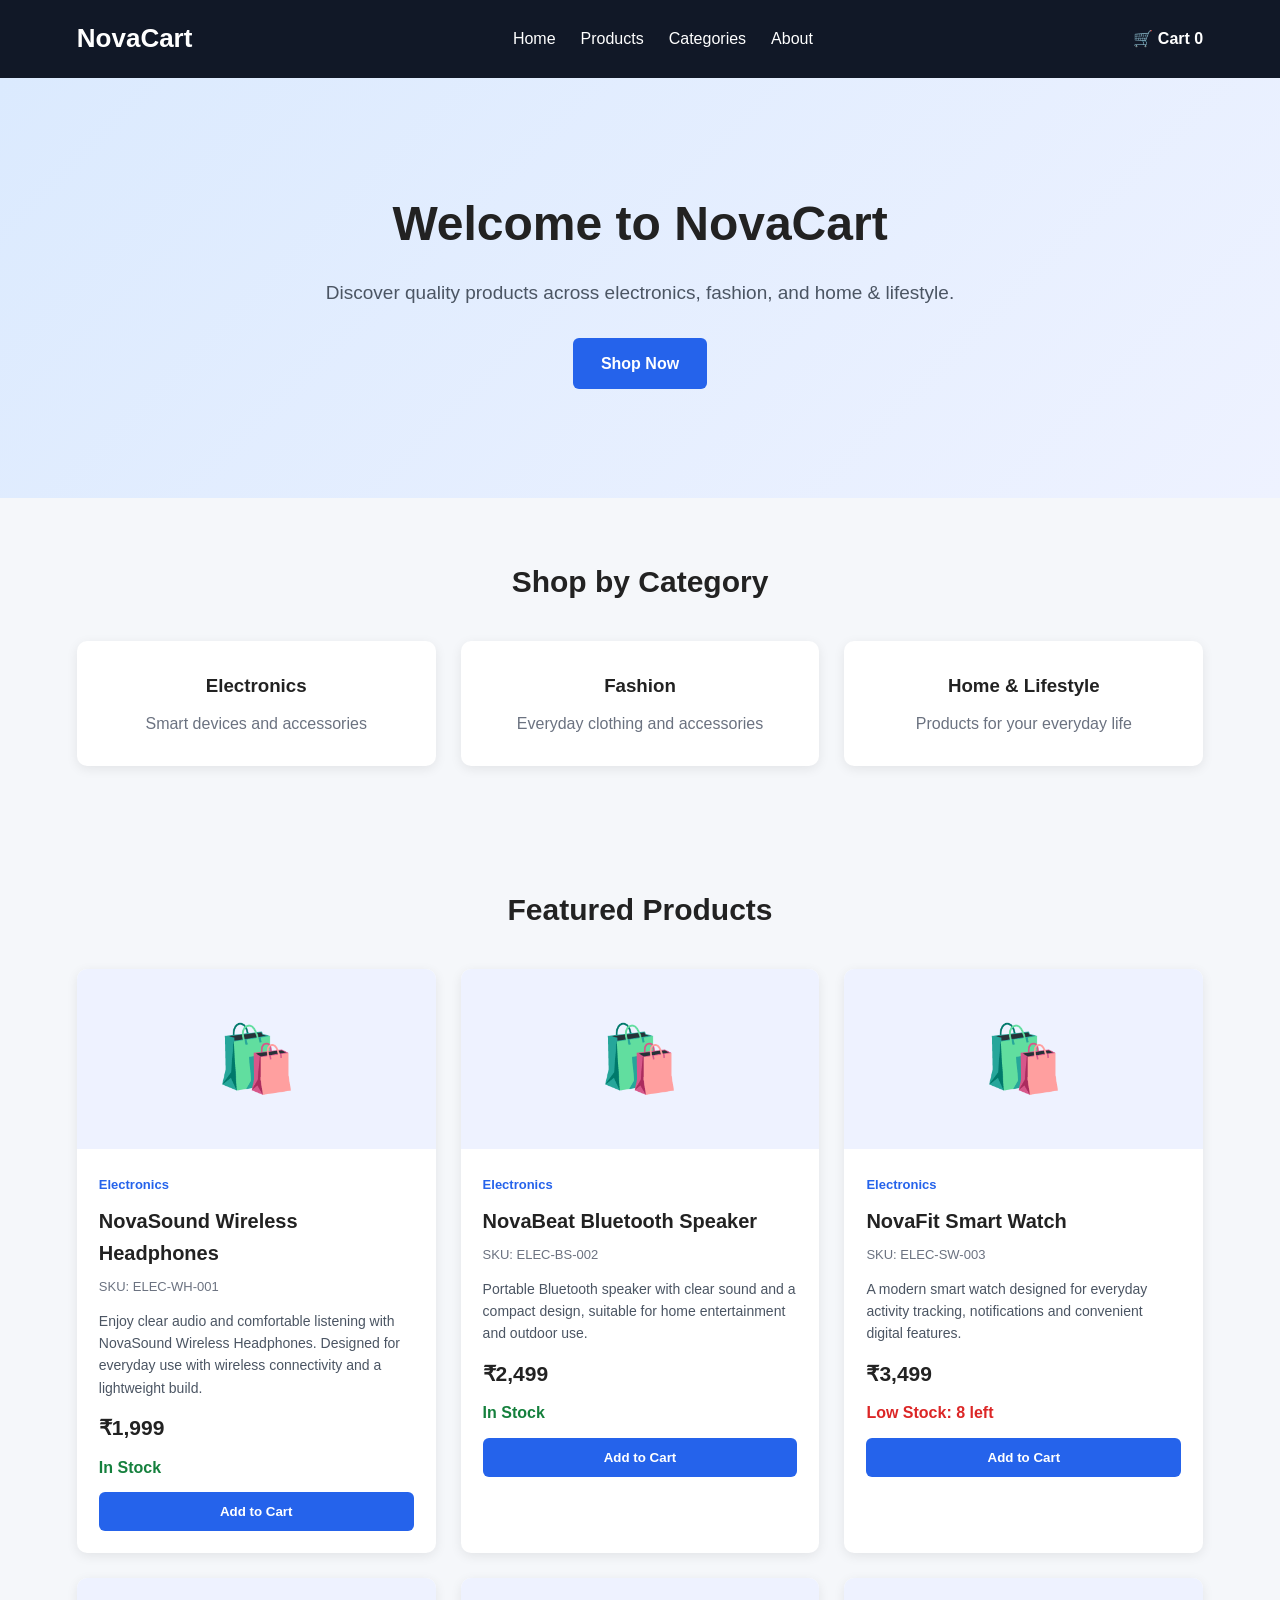
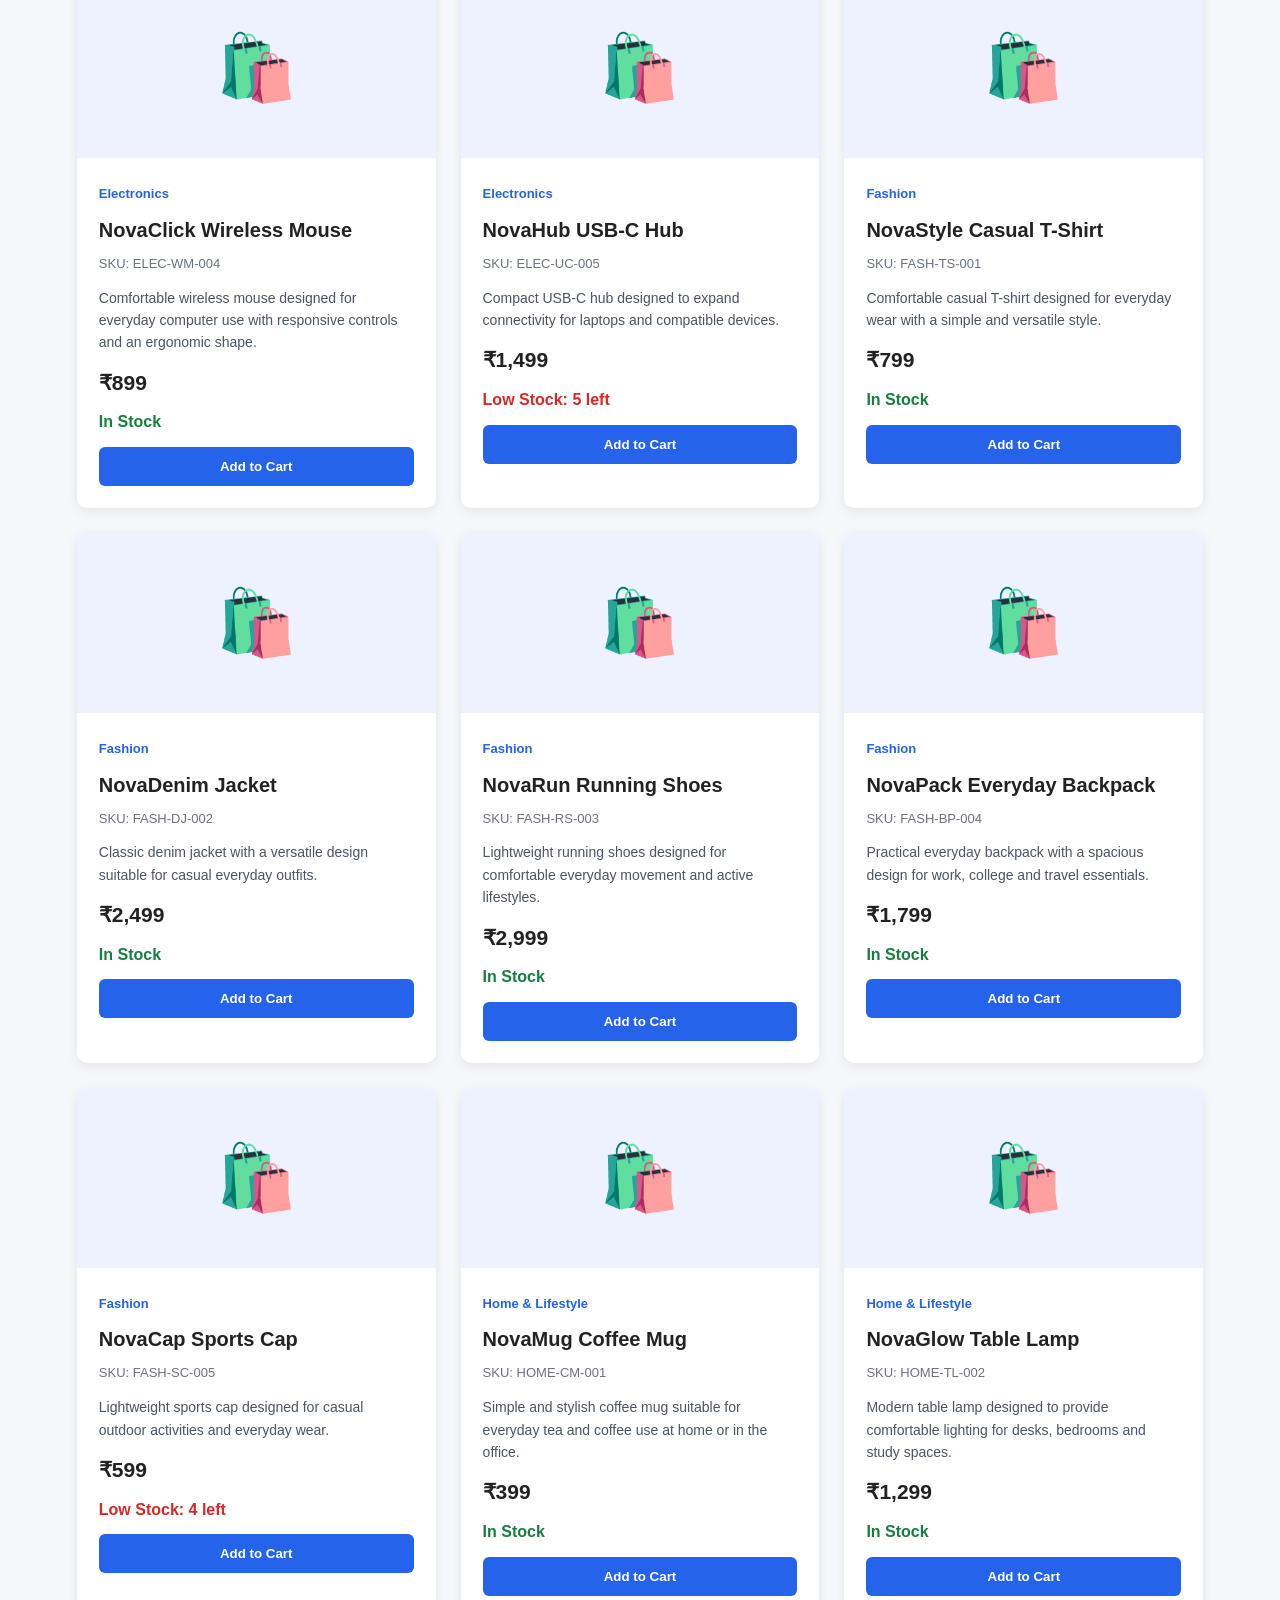
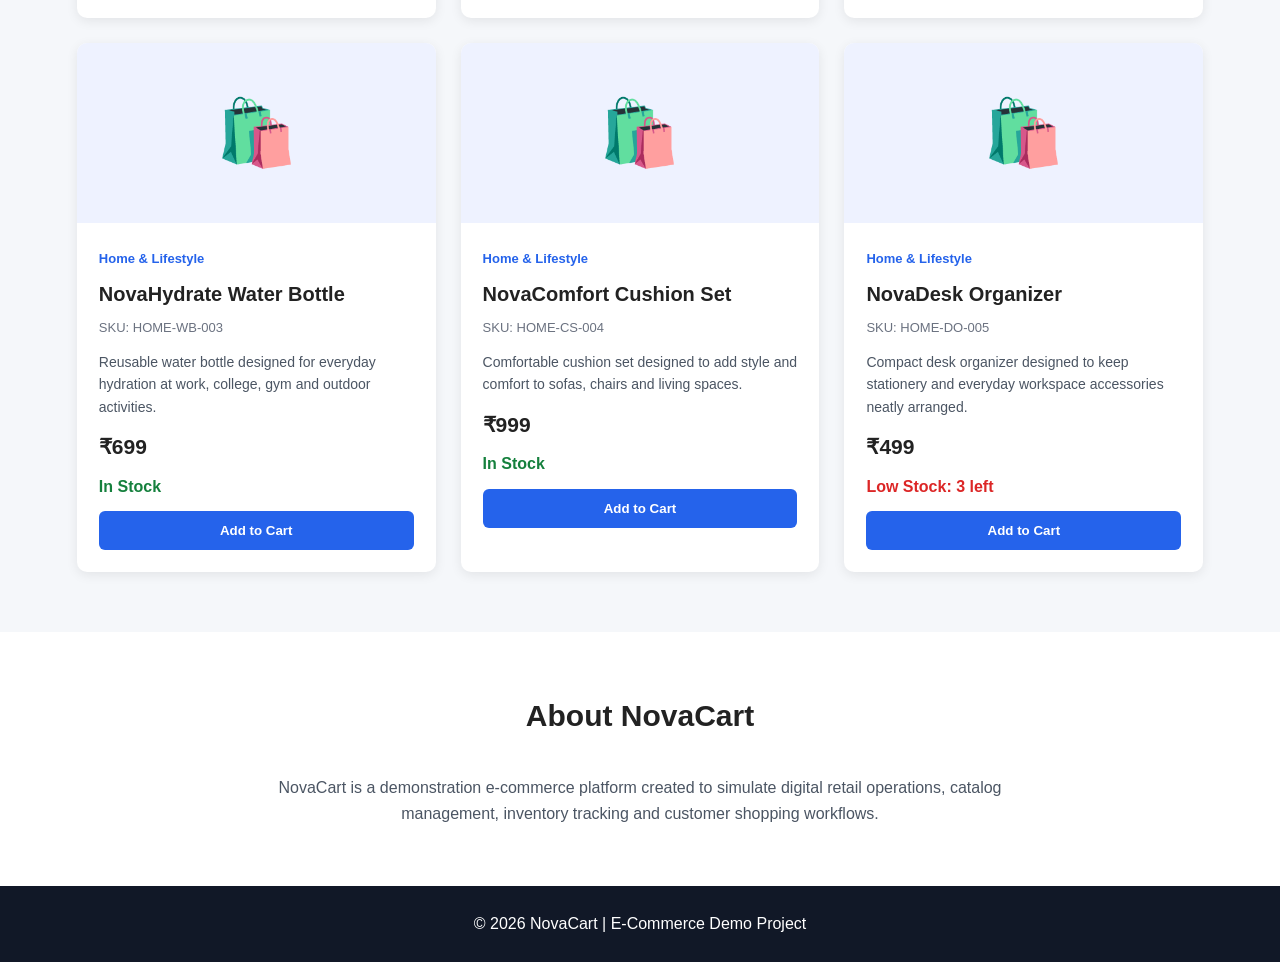
<file: index.html>
<!DOCTYPE html>
<html lang="en">

<head>
    <meta charset="UTF-8">
    <meta name="viewport" content="width=device-width, initial-scale=1.0">

    <title>NovaCart - Digital Store</title>

    <link rel="stylesheet" href="css/style.css">
</head>

<body>

    <!-- =========================
         Navigation
    ========================== -->

    <header class="navbar">

        <div class="logo">
            NovaCart
        </div>

        <nav>
            <a href="index.html">Home</a>
            <a href="#products">Products</a>
            <a href="#categories">Categories</a>
            <a href="#about">About</a>
        </nav>

        <div class="cart">
            <a href="cart.html" style="color: white; text-decoration: none;">
                🛒 Cart <span id="cart-count">0</span>
            </a>
        </div>

    </header>


    <!-- =========================
         Hero Section
    ========================== -->

    <section class="hero">

        <div class="hero-content">

            <h1>
                Welcome to NovaCart
            </h1>

            <p>
                Discover quality products across electronics,
                fashion, and home & lifestyle.
            </p>

            <a href="#products" class="shop-button">
                Shop Now
            </a>

        </div>

    </section>


    <!-- =========================
         Categories
    ========================== -->

    <section id="categories" class="section">

        <h2>
            Shop by Category
        </h2>

        <div class="category-container">

            <div class="category-card">
                <h3>Electronics</h3>
                <p>
                    Smart devices and accessories
                </p>
            </div>

            <div class="category-card">
                <h3>Fashion</h3>
                <p>
                    Everyday clothing and accessories
                </p>
            </div>

            <div class="category-card">
                <h3>Home & Lifestyle</h3>
                <p>
                    Products for your everyday life
                </p>
            </div>

        </div>

    </section>


    <!-- =========================
         Products
    ========================== -->

    <section id="products" class="section">

        <h2>
            Featured Products
        </h2>

        <div id="product-container" class="product-container">

            <!-- Products will be loaded using JavaScript -->

        </div>

    </section>


    <!-- =========================
         About
    ========================== -->

    <section id="about" class="section about">

        <h2>
            About NovaCart
        </h2>

        <p>
            NovaCart is a demonstration e-commerce platform
            created to simulate digital retail operations,
            catalog management, inventory tracking and
            customer shopping workflows.
        </p>

    </section>


    <!-- =========================
         Footer
    ========================== -->

    <footer>

        <p>
            © 2026 NovaCart | E-Commerce Demo Project
        </p>

    </footer>


    <!-- JavaScript -->

    <script src="js/app.js"></script>

</body>

</html>
</file>
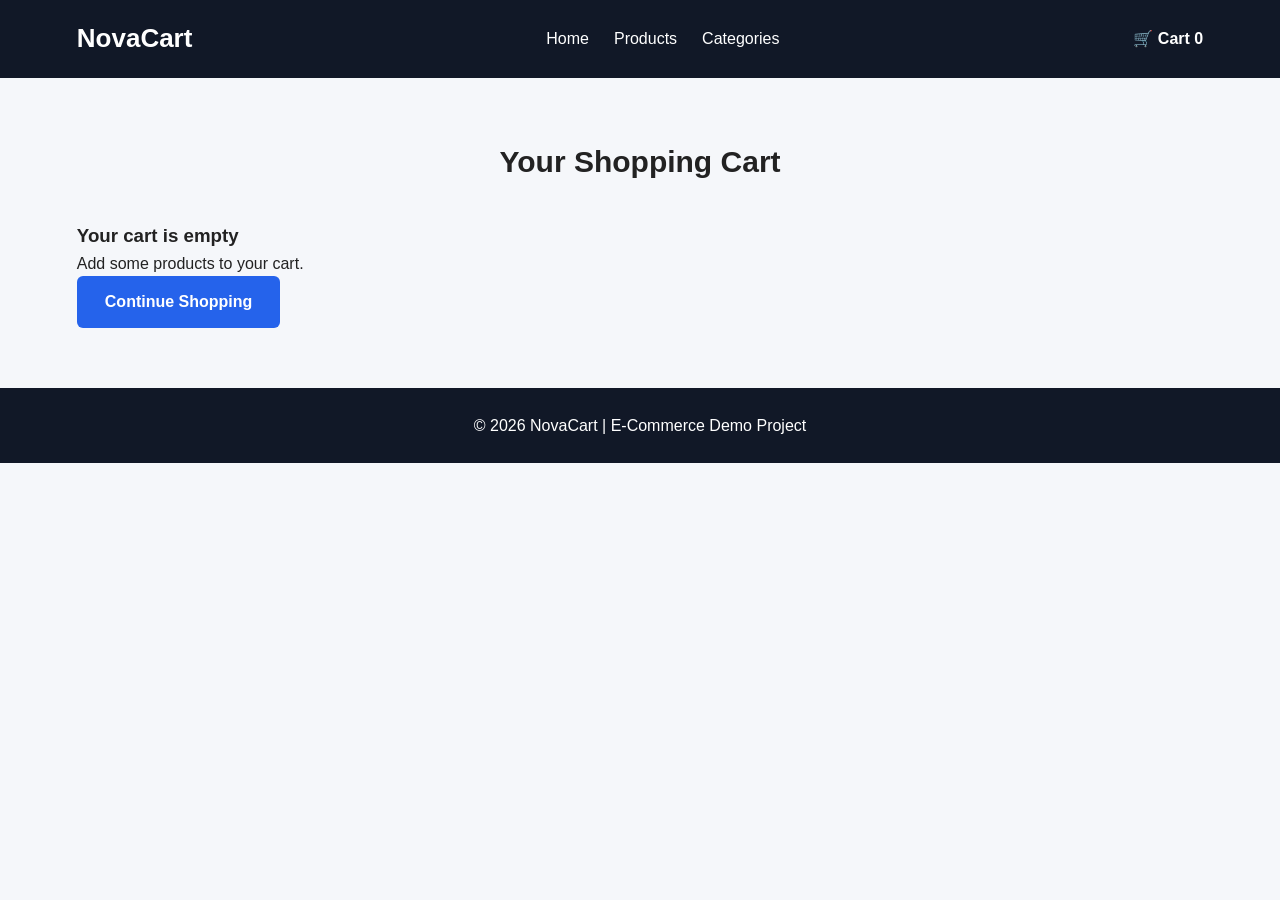
<file: cart.html>
<!DOCTYPE html>
<html lang="en">

<head>
    <meta charset="UTF-8">
    <meta name="viewport" content="width=device-width, initial-scale=1.0">

    <title>NovaCart - Shopping Cart</title>

    <link rel="stylesheet" href="css/style.css">
</head>

<body>

    <!-- Navigation -->
    <header class="navbar">

        <div class="logo">
            NovaCart
        </div>

        <nav>
            <a href="index.html">Home</a>
            <a href="index.html#products">Products</a>
            <a href="index.html#categories">Categories</a>
        </nav>

        <div class="cart">
            🛒 Cart <span id="cart-count">0</span>
        </div>

    </header>


    <!-- Cart Section -->
    <section class="section">

        <h2>Your Shopping Cart</h2>

        <div id="cart-container">

            <!-- Cart items will appear here -->

        </div>

    </section>


    <!-- Footer -->
    <footer>

        <p>
            © 2026 NovaCart | E-Commerce Demo Project
        </p>

    </footer>


    <script src="js/cart.js"></script>

</body>

</html>
</file>
<file: css/style.css>
/* =========================================
   NovaCart - Main Styles
   ========================================= */

/* ---------- RESET ---------- */

* {
    margin: 0;
    padding: 0;
    box-sizing: border-box;
}

html {
    scroll-behavior: smooth;
    width: 100%;
}

body {
    width: 100%;
    min-height: 100vh;
    overflow-x: hidden;
    font-family: Arial, Helvetica, sans-serif;
    background: #f5f7fa;
    color: #222;
    line-height: 1.6;
}


/* =========================================
   NAVIGATION
   ========================================= */

.navbar {
    width: 100%;
    background: #111827;
    color: white;
    padding: 18px 6%;
    display: flex;
    align-items: center;
    justify-content: space-between;
    position: sticky;
    top: 0;
    z-index: 1000;
}

.logo {
    font-size: 26px;
    font-weight: bold;
    white-space: nowrap;
}

.navbar nav {
    display: flex;
    align-items: center;
    gap: 25px;
}

.navbar nav a {
    color: white;
    text-decoration: none;
    font-weight: 500;
}

.navbar nav a:hover {
    text-decoration: underline;
}

.cart {
    font-weight: bold;
}


/* =========================================
   HERO SECTION
   ========================================= */

.hero {
    width: 100%;
    min-height: 420px;

    display: flex;
    align-items: center;
    justify-content: center;

    text-align: center;

    padding: 70px 20px;

    background: linear-gradient(
        135deg,
        #dbeafe,
        #eef2ff
    );
}

.hero-content {
    width: 100%;
    max-width: 750px;
    margin: 0 auto;
}

.hero h1 {
    font-size: 48px;
    margin-bottom: 15px;
}

.hero p {
    font-size: 19px;
    color: #4b5563;
    margin-bottom: 30px;
}

.shop-button {
    display: inline-block;
    background: #2563eb;
    color: white;

    padding: 13px 28px;

    border-radius: 6px;

    text-decoration: none;
    font-weight: bold;
}

.shop-button:hover {
    background: #1d4ed8;
}


/* =========================================
   GENERAL SECTIONS
   ========================================= */

.section {
    width: 100%;
    padding: 60px 6%;
}

.section h2 {
    text-align: center;
    font-size: 30px;
    margin-bottom: 35px;
}


/* =========================================
   CATEGORIES
   ========================================= */

.category-container {
    width: 100%;
    max-width: 1200px;
    margin: 0 auto;

    display: grid;
    grid-template-columns: repeat(3, minmax(0, 1fr));

    gap: 25px;
}

.category-card {
    width: 100%;
    background: white;

    padding: 30px;

    text-align: center;

    border-radius: 10px;

    box-shadow: 0 3px 12px rgba(0, 0, 0, 0.08);
}

.category-card h3 {
    margin-bottom: 10px;
}

.category-card p {
    color: #6b7280;
}


/* =========================================
   PRODUCT GRID
   ========================================= */

.product-container {
    width: 100%;
    max-width: 1200px;
    margin: 0 auto;

    display: grid;
    grid-template-columns: repeat(3, minmax(0, 1fr));

    gap: 25px;
}


/* =========================================
   PRODUCT CARD
   ========================================= */

.product-card {
    width: 100%;

    background: white;

    border-radius: 10px;

    overflow: hidden;

    box-shadow: 0 3px 12px rgba(0, 0, 0, 0.08);

    transition: transform 0.2s ease;
}

.product-card:hover {
    transform: translateY(-5px);
}


/* Product Image */

.product-image {
    width: 100%;
    height: 180px;

    display: flex;
    align-items: center;
    justify-content: center;

    font-size: 65px;

    background: #eef2ff;
}


/* Product Information */

.product-info {
    padding: 22px;
}

.category {
    font-size: 13px;
    color: #2563eb;
    font-weight: bold;
}

.product-info h3 {
    margin: 8px 0;
    font-size: 20px;
}

.sku {
    font-size: 13px;
    color: #6b7280;
}

.description {
    font-size: 14px;
    color: #4b5563;
    margin: 12px 0;
}

.product-info h4 {
    font-size: 21px;
    margin: 10px 0;
}


/* =========================================
   STOCK STATUS
   ========================================= */

.in-stock {
    color: #15803d;
    font-weight: bold;
}

.low-stock {
    color: #dc2626;
    font-weight: bold;
}

.out-stock {
    color: #6b7280;
    font-weight: bold;
}


/* =========================================
   ADD TO CART
   ========================================= */

.add-cart {
    width: 100%;

    padding: 12px;

    border: none;
    border-radius: 6px;

    background: #2563eb;
    color: white;

    font-weight: bold;

    cursor: pointer;

    margin-top: 12px;
}

.add-cart:hover {
    background: #1d4ed8;
}

.add-cart:disabled {
    background: #9ca3af;
    cursor: not-allowed;
}


/* =========================================
   ABOUT SECTION
   ========================================= */

.about {
    width: 100%;
    background: white;
    text-align: center;
}

.about p {
    width: 100%;
    max-width: 750px;
    margin: 0 auto;
    color: #4b5563;
}


/* =========================================
   FOOTER
   ========================================= */

footer {
    width: 100%;

    background: #111827;
    color: white;

    text-align: center;

    padding: 25px;
}


/* =========================================
   CONTAINER
   ========================================= */

.container {
    width: 100%;
    max-width: 1200px;

    margin: 0 auto;

    padding: 0 20px;
}


/* =========================================
   IMAGES
   ========================================= */

img {
    max-width: 100%;
    height: auto;
    display: block;
}


/* =========================================
   TABLET
   ========================================= */

@media (max-width: 900px) {

    .product-container {
        grid-template-columns: repeat(2, minmax(0, 1fr));
    }

    .category-container {
        grid-template-columns: repeat(2, minmax(0, 1fr));
    }

}


/* =========================================
   MOBILE
   ========================================= */

@media (max-width: 600px) {

    .navbar {
        flex-direction: column;
        gap: 15px;
        padding: 15px 20px;
    }

    .navbar nav {
        width: 100%;
        flex-wrap: wrap;
        justify-content: center;
        gap: 15px;
    }

    .hero {
        min-height: 380px;
        padding: 50px 20px;
    }

    .hero h1 {
        font-size: 36px;
    }

    .hero p {
        font-size: 17px;
    }

    .section {
        padding: 45px 20px;
    }

    .category-container {
        grid-template-columns: 1fr;
    }

    .product-container {
        grid-template-columns: 1fr;
    }

}


/* =========================================
   VERY SMALL SCREENS
   ========================================= */

@media (max-width: 400px) {

    .hero h1 {
        font-size: 30px;
    }

    .navbar nav {
        flex-direction: column;
    }

    .category-card {
        padding: 25px 20px;
    }

}
</file>
